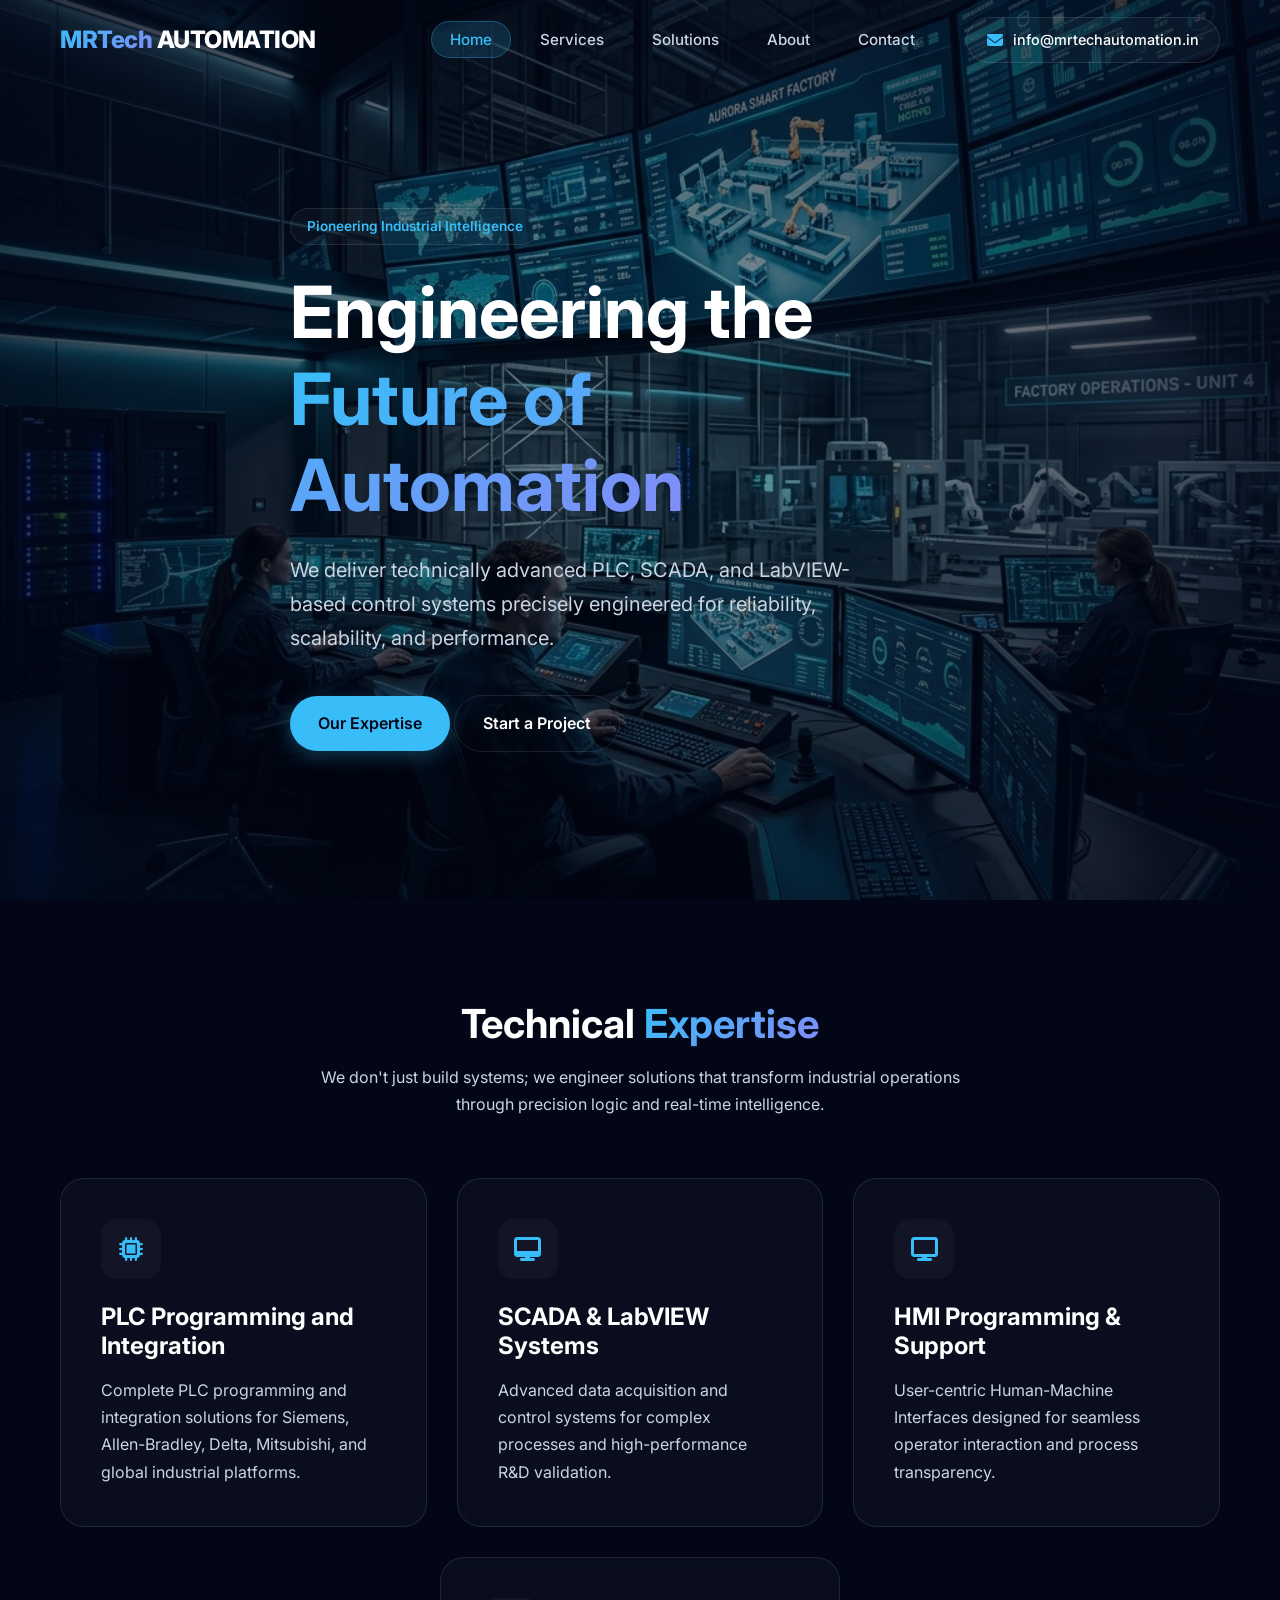
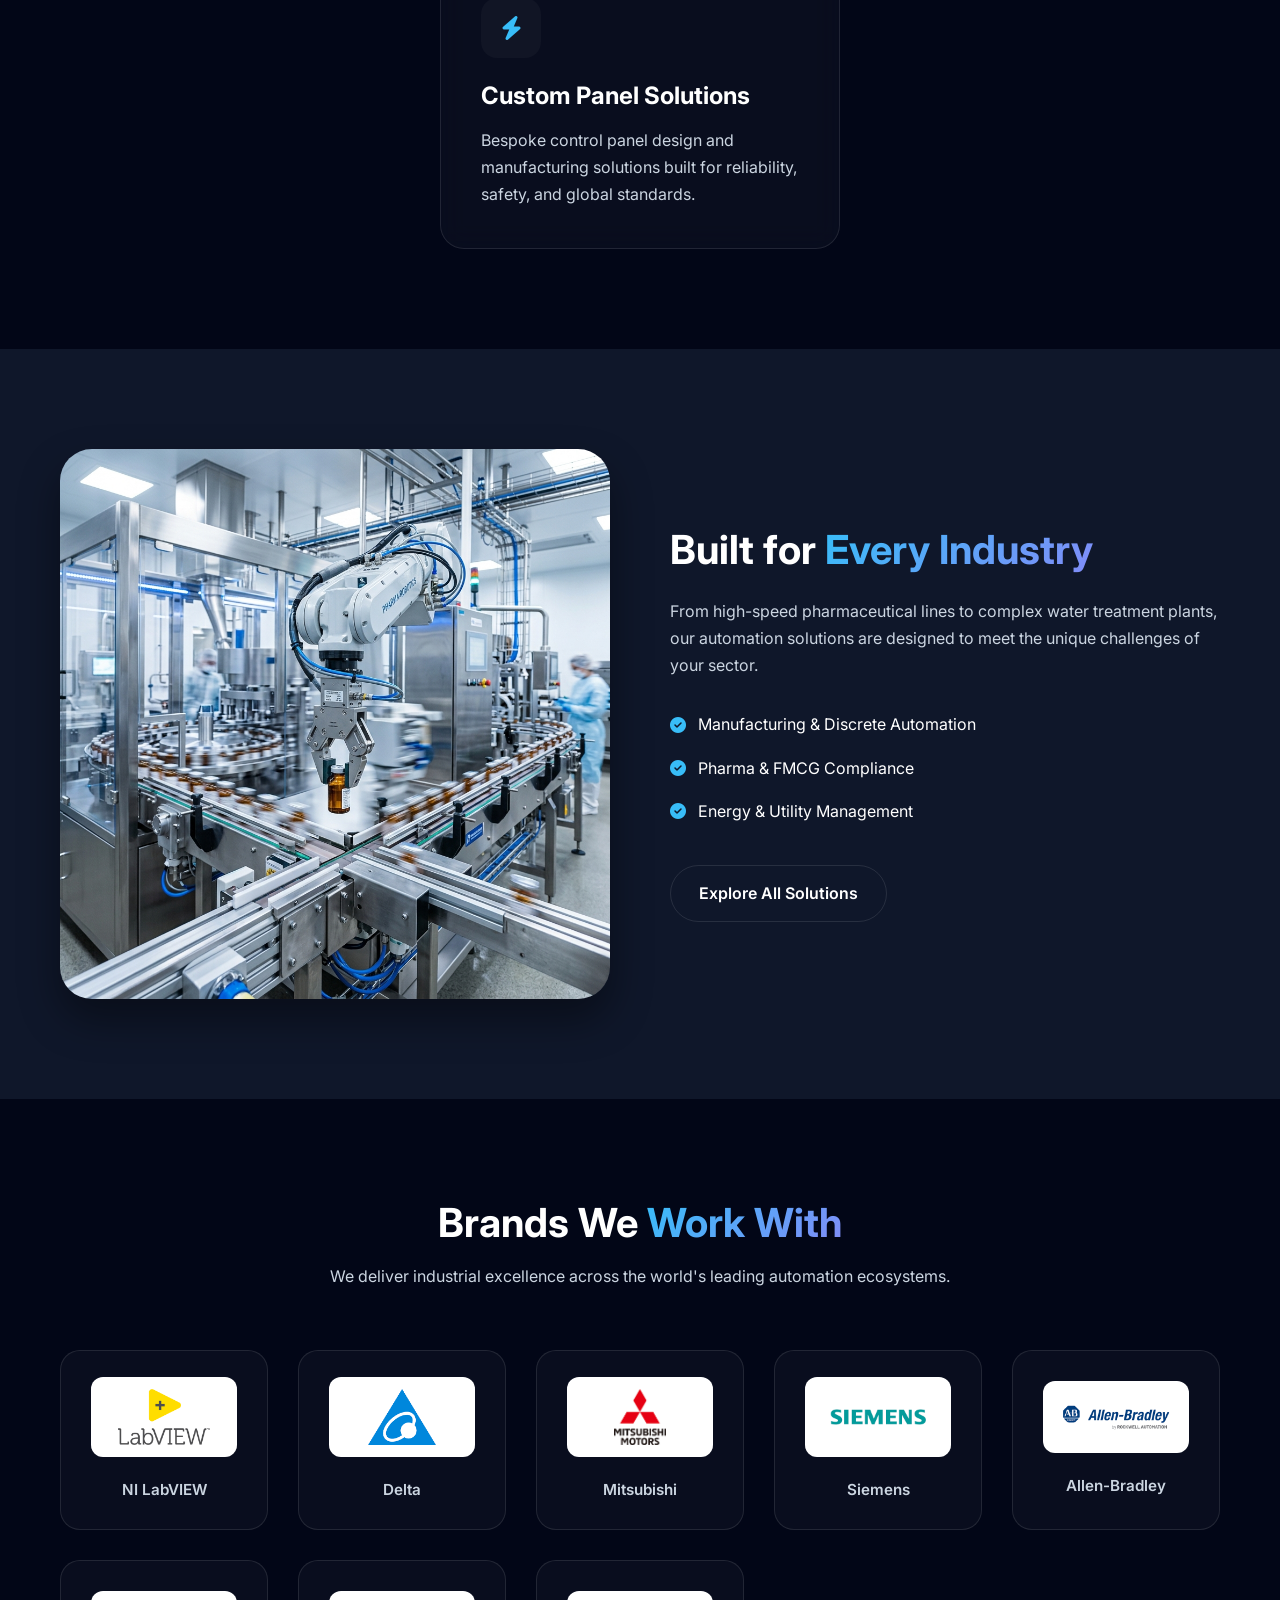
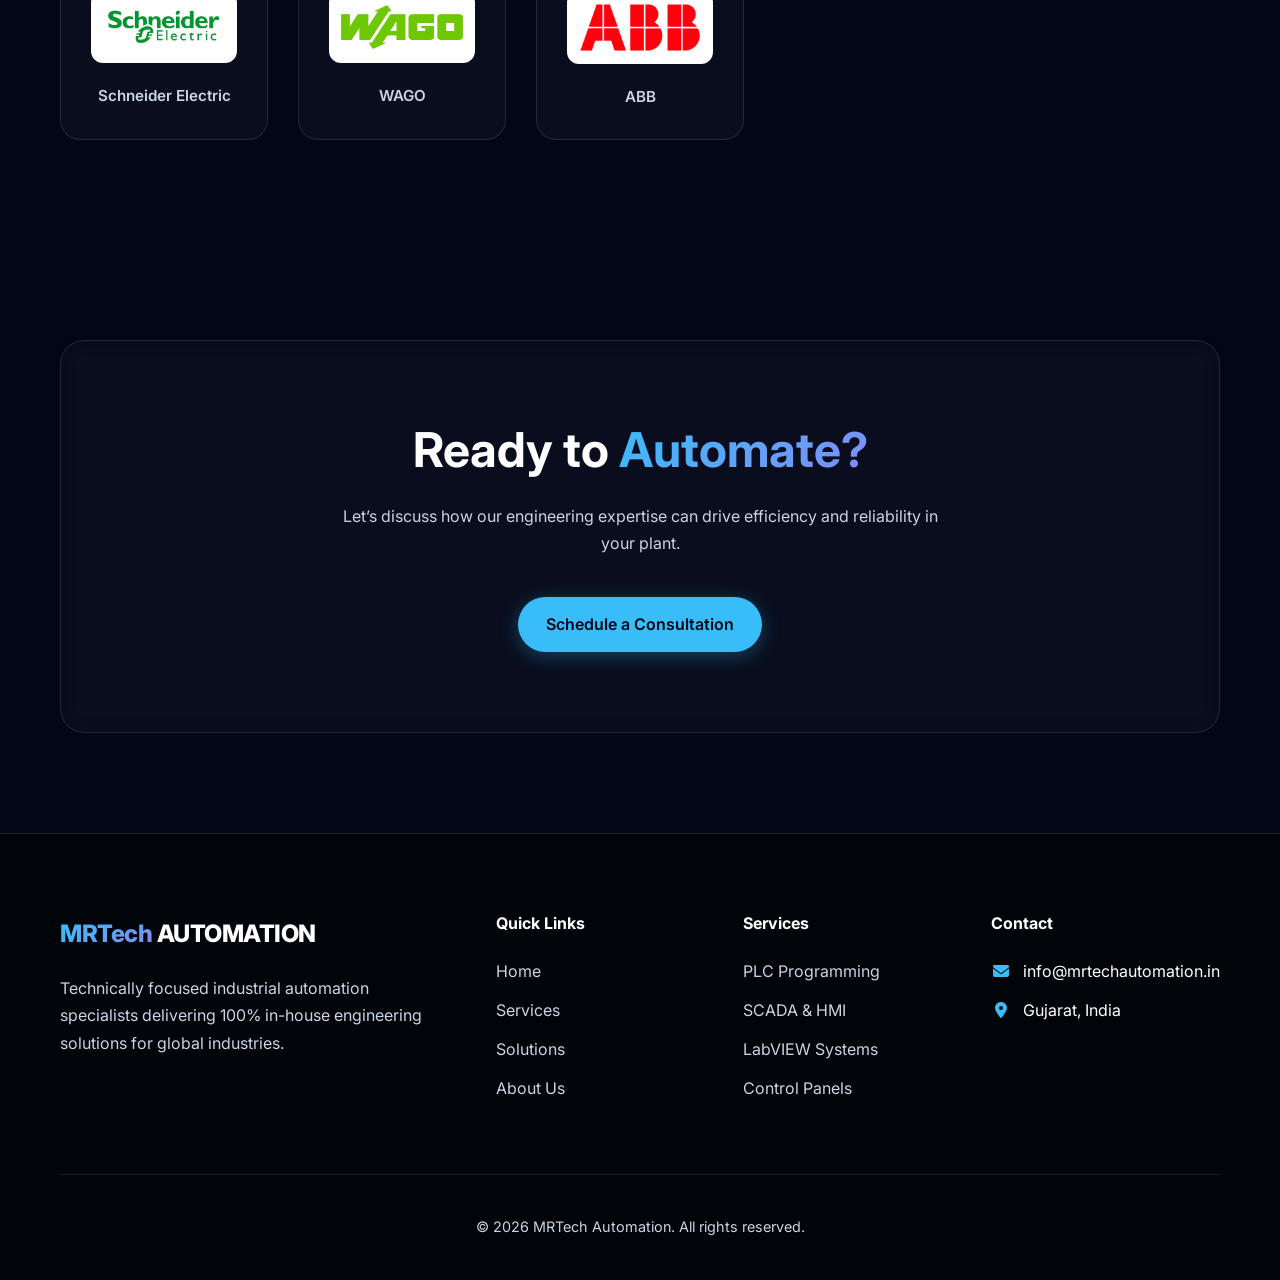
<file: index.html>
<!DOCTYPE html>
<html lang="en">

<head>
    <meta charset="UTF-8">
    <meta name="viewport" content="width=device-width, initial-scale=1.0">
    <title>MRTech Automation | Premium Industrial Automation Solutions</title>
    <meta name="description"
        content="MRTech Automation delivers high-end industrial automation, PLC programming, SCADA systems, and LabVIEW solutions for manufacturing, pharma, and energy sectors.">

    <!-- SEO Meta Tags -->
    <meta property="og:title" content="MRTech Automation | Industrial Excellence">
    <meta property="og:description" content="Technical experts in PLC, SCADA, and Custom Engineering.">
    <meta property="og:image" content="images/hero.png">
    <meta property="og:url" content="https://mrtechautomation.in/">

    <!-- Schema Markup -->
    <script type="application/ld+json">
    {
      "@context": "https://schema.org",
      "@type": "Organization",
      "name": "MRTech Automation",
      "url": "https://mrtechautomation.in/",
      "logo": "https://mrtechautomation.in/logo.png",
      "description": "Industrial automation engineering company specializing in PLC programming, SCADA & HMI systems, and LabVIEW solutions.",
      "address": {
        "@type": "PostalAddress",
        "addressLocality": "Gujarat",
        "addressCountry": "IN"
      },
      "contactPoint": {
        "@type": "ContactPoint",
        "contactType": "sales",
        "email": "info@mrtechautomation.in"
      }
    }
    </script>

    <!-- Fonts & CSS -->
    <!-- Favicon -->
    <link rel="icon" type="image/png" href="logo.png">
    <link rel="stylesheet" href="css/style.css">
    <link rel="stylesheet" href="https://cdnjs.cloudflare.com/ajax/libs/font-awesome/6.4.0/css/all.min.css">
</head>

<body>
    <!-- Navbar -->
    <nav>
        <div class="container nav-container">
            <a href="index.html" class="logo">
                <span class="text-gradient">MRTech</span> AUTOMATION
            </a>
            <ul class="nav-links">
                <li><a href="index.html" class="active">Home</a></li>
                <li><a href="services.html">Services</a></li>
                <li><a href="solutions.html">Solutions</a></li>
                <li><a href="about.html">About</a></li>
                <li><a href="contact.html">Contact</a></li>
            </ul>
            <div class="nav-info">
                <a href="mailto:info@mrtechautomation.in">
                    <i class="fas fa-envelope"></i>
                    <span>info@mrtechautomation.in</span>
                </a>
            </div>
            <div class="menu-toggle">
                <i class="fas fa-bars"></i>
            </div>
        </div>
    </nav>

    <!-- Hero Section -->
    <header class="hero">
        <div class="hero-bg">
            <img src="images/hero.png" alt="Futuristic Industrial Control Room">
        </div>
        <div class="container">
            <div class="hero-content">
                <span class="hero-tag">Pioneering Industrial Intelligence</span>
                <h1>Engineering the <span class="text-gradient">Future of Automation</span></h1>
                <p>We deliver technically advanced PLC, SCADA, and LabVIEW-based control systems precisely engineered
                    for reliability, scalability, and performance.</p>
                <div class="hero-btns">
                    <a href="services.html" class="btn btn-primary">Our Expertise</a>
                    <a href="contact.html" class="btn btn-outline">Start a Project</a>
                </div>
            </div>
        </div>
    </header>

    <!-- Core Expertise Preview -->
    <section class="section-padding">
        <div class="container">
            <div class="text-center mb-60">
                <h2 style="font-size: 2.5rem;" class="mb-16">Technical <span class="text-gradient">Expertise</span></h2>
                <p style="color: var(--text-muted); max-width: 700px; margin: 0 auto;">We don't just build systems; we
                    engineer solutions that transform industrial operations through precision logic and real-time
                    intelligence.</p>
            </div>

            <div class="card-grid">
                <div class="card glass">
                    <div class="card-icon"><i class="fas fa-microchip"></i></div>
                    <h3>PLC Programming and Integration</h3>
                    <p>Complete PLC programming and integration solutions for Siemens, Allen-Bradley, Delta, Mitsubishi,
                        and
                        global industrial platforms.</p>
                </div>
                <div class="card glass">
                    <div class="card-icon"><i class="fas fa-desktop"></i></div>
                    <h3>SCADA & LabVIEW Systems</h3>
                    <p>Advanced data acquisition and control systems for complex processes and high-performance R&D
                        validation.</p>
                </div>
                <div class="card glass">
                    <div class="card-icon"><i class="fas fa-display"></i></div>
                    <h3>HMI Programming & Support</h3>
                    <p>User-centric Human-Machine Interfaces designed for seamless operator interaction and process
                        transparency.</p>
                </div>
                <div class="card glass">
                    <div class="card-icon"><i class="fas fa-bolt"></i></div>
                    <h3>Custom Panel Solutions</h3>
                    <p>Bespoke control panel design and manufacturing solutions built for reliability, safety, and
                        global standards.</p>
                </div>
            </div>
        </div>
    </section>

    <!-- Solutions Preview -->
    <section class="section-padding" style="background: var(--surface);">
        <div class="container">
            <div class="flex-group">
                <div>
                    <img src="images/solutions.png" alt="Industrial Production Line" class="image-rounded">
                </div>
                <div>
                    <h2 style="font-size: 2.5rem;" class="mb-24">Built for <span class="text-gradient">Every
                            Industry</span></h2>
                    <p style="color: var(--text-muted);" class="mb-32">From high-speed pharmaceutical lines to complex
                        water treatment plants, our automation solutions are designed to meet the unique challenges of
                        your sector.</p>
                    <ul class="mb-40">
                        <li style="margin-bottom: 16px; display: flex; align-items: center; gap: 12px;">
                            <i class="fas fa-check-circle" style="color: var(--primary);"></i>
                            Manufacturing & Discrete Automation
                        </li>
                        <li style="margin-bottom: 16px; display: flex; align-items: center; gap: 12px;">
                            <i class="fas fa-check-circle" style="color: var(--primary);"></i>
                            Pharma & FMCG Compliance
                        </li>
                        <li style="margin-bottom: 16px; display: flex; align-items: center; gap: 12px;">
                            <i class="fas fa-check-circle" style="color: var(--primary);"></i>
                            Energy & Utility Management
                        </li>
                    </ul>
                    <a href="solutions.html" class="btn btn-outline">Explore All Solutions</a>
                </div>
            </div>
        </div>
    </section>

    <!-- Brands We Work With Section -->
    <section class="section-padding">
        <div class="container">
            <div class="text-center mb-60">
                <h2 style="font-size: 2.5rem;" class="mb-16">Brands We <span class="text-gradient">Work With</span></h2>
                <p style="color: var(--text-muted); max-width: 700px; margin: 0 auto;">We deliver industrial excellence
                    across the world's leading automation ecosystems.</p>
            </div>

            <div class="brand-grid">
                <div class="brand-card">
                    <div class="brand-logo">
                        <img src="images/TrustedPlatformsLogo/NI-LabVIEW-Logo.png" alt="NI LabVIEW">
                    </div>
                    <span>NI LabVIEW</span>
                </div>
                <div class="brand-card">
                    <div class="brand-logo">
                        <img src="images/TrustedPlatformsLogo/delta.png" alt="Delta">
                    </div>
                    <span>Delta</span>
                </div>
                <div class="brand-card">
                    <div class="brand-logo">
                        <img src="images/TrustedPlatformsLogo/mitsubishi.png" alt="Mitsubishi">
                    </div>
                    <span>Mitsubishi</span>
                </div>
                <div class="brand-card">
                    <div class="brand-logo">
                        <img src="images/TrustedPlatformsLogo/siemens.png" alt="Siemens">
                    </div>
                    <span>Siemens</span>
                </div>
                <div class="brand-card">
                    <div class="brand-logo">
                        <img src="images/TrustedPlatformsLogo/allenBradley.png" alt="Allen-Bradley">
                    </div>
                    <span>Allen-Bradley</span>
                </div>
                <div class="brand-card">
                    <div class="brand-logo">
                        <img src="images/TrustedPlatformsLogo/schneiderElectic.png" alt="Schneider Electric">
                    </div>
                    <span>Schneider Electric</span>
                </div>
                <div class="brand-card">
                    <div class="brand-logo">
                        <img src="images/TrustedPlatformsLogo/wago.png" alt="WAGO">
                    </div>
                    <span>WAGO</span>
                </div>
                <div class="brand-card">
                    <div class="brand-logo">
                        <img src="images/TrustedPlatformsLogo/abb.png" alt="ABB">
                    </div>
                    <span>ABB</span>
                </div>
            </div>
        </div>
    </section>

    <!-- CTA -->
    <section class="section-padding">
        <div class="container">
            <div class="glass" style="padding: 80px 40px; text-align: center;">
                <h2 style="font-size: 3rem; margin-bottom: 24px;">Ready to <span class="text-gradient">Automate?</span>
                </h2>
                <p style="color: var(--text-muted); max-width: 600px; margin: 0 auto 40px;">Let’s discuss how our
                    engineering expertise can drive efficiency and reliability in your plant.</p>
                <a href="contact.html" class="btn btn-primary">Schedule a Consultation</a>
            </div>
        </div>
    </section>

    <!-- Footer -->
    <footer>
        <div class="container">
            <div class="footer-grid">
                <div class="footer-about">
                    <a href="index.html" class="logo" style="margin-bottom: 20px; display: block;">
                        <span class="text-gradient">MRTech</span> AUTOMATION
                    </a>
                    <p>Technically focused industrial automation specialists delivering 100% in-house engineering
                        solutions for global industries.</p>
                </div>
                <div class="footer-links">
                    <h4>Quick Links</h4>
                    <ul>
                        <li><a href="index.html">Home</a></li>
                        <li><a href="services.html">Services</a></li>
                        <li><a href="solutions.html">Solutions</a></li>
                        <li><a href="about.html">About Us</a></li>
                    </ul>
                </div>
                <div class="footer-links">
                    <h4>Services</h4>
                    <ul>
                        <li><a href="services.html">PLC Programming</a></li>
                        <li><a href="services.html">SCADA & HMI</a></li>
                        <li><a href="services.html">LabVIEW Systems</a></li>
                        <li><a href="services.html">Control Panels</a></li>
                    </ul>
                </div>
                <div class="footer-links">
                    <h4>Contact</h4>
                    <ul>
                        <li><i class="fas fa-envelope"></i> info@mrtechautomation.in</li>
                        <li><i class="fas fa-location-dot"></i> Gujarat, India</li>
                    </ul>
                </div>
            </div>
            <div class="footer-bottom">
                <p>&copy; 2026 MRTech Automation. All rights reserved.</p>
            </div>
        </div>
    </footer>

    <script src="js/main.js"></script>
</body>

</html>
</file>
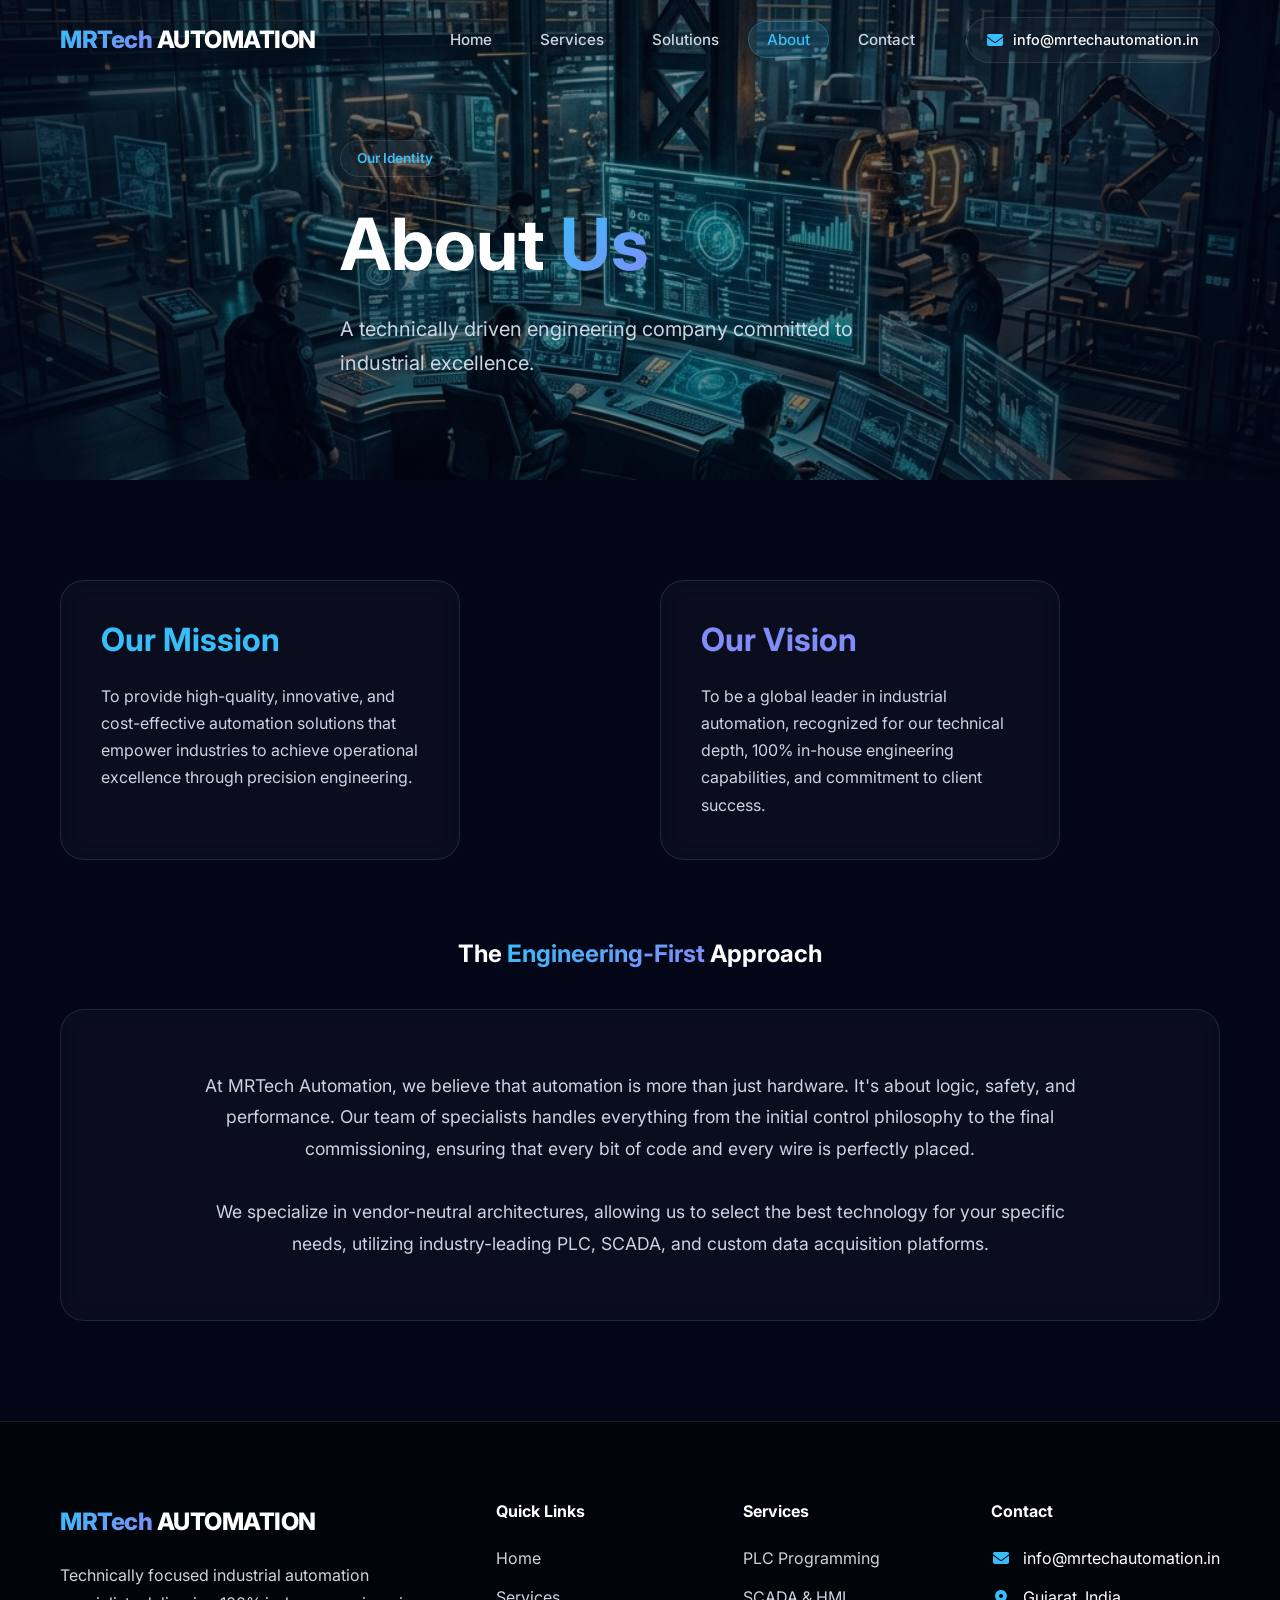
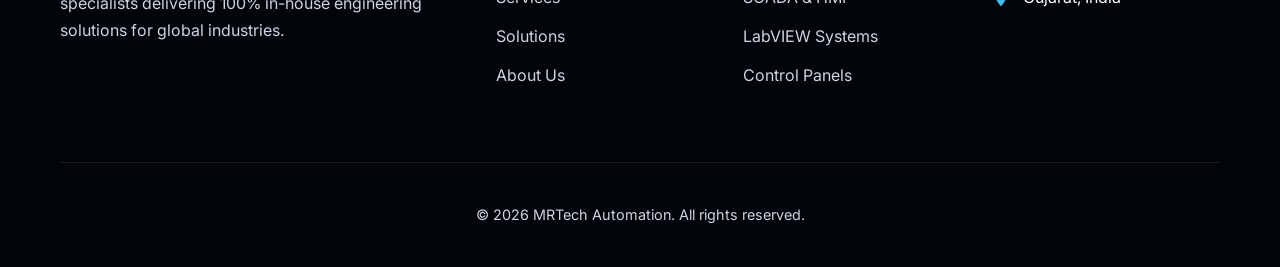
<file: about.html>
<!DOCTYPE html>
<html lang="en">
<head>
    <meta charset="UTF-8">
    <meta name="viewport" content="width=device-width, initial-scale=1.0">
    <title>About Us | MRTech Automation</title>
    <meta name="description" content="Learn about MRTech Automation's mission, vision, and our engineering-first approach to industrial automation.">
    <!-- Favicon -->
    <link rel="icon" type="image/png" href="logo.png">
    <link rel="stylesheet" href="css/style.css">
    <link rel="stylesheet" href="https://cdnjs.cloudflare.com/ajax/libs/font-awesome/6.4.0/css/all.min.css">
</head>
<body>
    <!-- Navbar -->
    <nav>
        <div class="container nav-container">
            <a href="index.html" class="logo">
                <span class="text-gradient">MRTech</span> AUTOMATION
            </a>
            <ul class="nav-links">
                <li><a href="index.html">Home</a></li>
                <li><a href="services.html">Services</a></li>
                <li><a href="solutions.html">Solutions</a></li>
                <li><a href="about.html" class="active">About</a></li>
                <li><a href="contact.html">Contact</a></li>
            </ul>
            <div class="nav-info">
                <a href="mailto:info@mrtechautomation.in">
                    <i class="fas fa-envelope"></i>
                    <span>info@mrtechautomation.in</span>
                </a>
            </div>
            <div class="menu-toggle">
                <i class="fas fa-bars"></i>
            </div>
        </div>
    </nav>

    <!-- Page Hero -->
    <header class="hero" style="min-height: 50vh; padding-top: calc(var(--nav-height) + 60px);">
        <div class="hero-bg">
            <img src="images/hero_generic.png" alt="Engineering Background">
        </div>
        <div class="container">
            <div class="hero-content">
                <span class="hero-tag">Our Identity</span>
                <h1>About <span class="text-gradient">Us</span></h1>
                <p>A technically driven engineering company committed to industrial excellence.</p>
            </div>
        </div>
    </header>

    <!-- Mission & Vision -->
    <section class="section-padding">
        <div class="container">
            <div style="display: grid; grid-template-columns: repeat(auto-fit, minmax(300px, 1fr)); gap: 40px;">
                <div class="card glass">
                    <h2 style="font-size: 2rem; margin-bottom: 24px; color: var(--primary);">Our Mission</h2>
                    <p style="color: var(--text-muted);">To provide high-quality, innovative, and cost-effective automation solutions that empower industries to achieve operational excellence through precision engineering.</p>
                </div>
                <div class="card glass">
                    <h2 style="font-size: 2rem; margin-bottom: 24px; color: var(--secondary);">Our Vision</h2>
                    <p style="color: var(--text-muted);">To be a global leader in industrial automation, recognized for our technical depth, 100% in-house engineering capabilities, and commitment to client success.</p>
                </div>
            </div>
            
            <div style="margin-top: 80px;">
                <h2 style="text-align: center; margin-bottom: 40px;">The <span class="text-gradient">Engineering-First</span> Approach</h2>
                <div class="glass" style="padding: 60px;">
                    <p style="color: var(--text-muted); font-size: 1.1rem; line-height: 1.8; text-align: center; max-width: 900px; margin: 0 auto;">
                        At MRTech Automation, we believe that automation is more than just hardware. It's about logic, safety, and performance. Our team of specialists handles everything from the initial control philosophy to the final commissioning, ensuring that every bit of code and every wire is perfectly placed.
                        <br><br>
                        We specialize in vendor-neutral architectures, allowing us to select the best technology for your specific needs, utilizing industry-leading PLC, SCADA, and custom data acquisition platforms.
                    </p>
                </div>
            </div>
        </div>
    </section>

    <!-- Footer -->
    <footer>
        <div class="container">
            <div class="footer-grid">
                <div class="footer-about">
                    <a href="index.html" class="logo" style="margin-bottom: 20px; display: block;">
                        <span class="text-gradient">MRTech</span> AUTOMATION
                    </a>
                    <p>Technically focused industrial automation specialists delivering 100% in-house engineering solutions for global industries.</p>
                </div>
                <div class="footer-links">
                    <h4>Quick Links</h4>
                    <ul>
                        <li><a href="index.html">Home</a></li>
                        <li><a href="services.html">Services</a></li>
                        <li><a href="solutions.html">Solutions</a></li>
                        <li><a href="about.html">About Us</a></li>
                    </ul>
                </div>
                <div class="footer-links">
                    <h4>Services</h4>
                    <ul>
                        <li><a href="services.html">PLC Programming</a></li>
                        <li><a href="services.html">SCADA & HMI</a></li>
                        <li><a href="services.html">LabVIEW Systems</a></li>
                        <li><a href="services.html">Control Panels</a></li>
                    </ul>
                </div>
                <div class="footer-links">
                    <h4>Contact</h4>
                    <ul>
                        <li><i class="fas fa-envelope"></i> info@mrtechautomation.in</li>
                        <li><i class="fas fa-location-dot"></i> Gujarat, India</li>
                    </ul>
                </div>
            </div>
            <div class="footer-bottom">
                <p>&copy; 2026 MRTech Automation. All rights reserved.</p>
            </div>
        </div>
    </footer>

    <script src="js/main.js"></script>
</body>
</html>
</file>
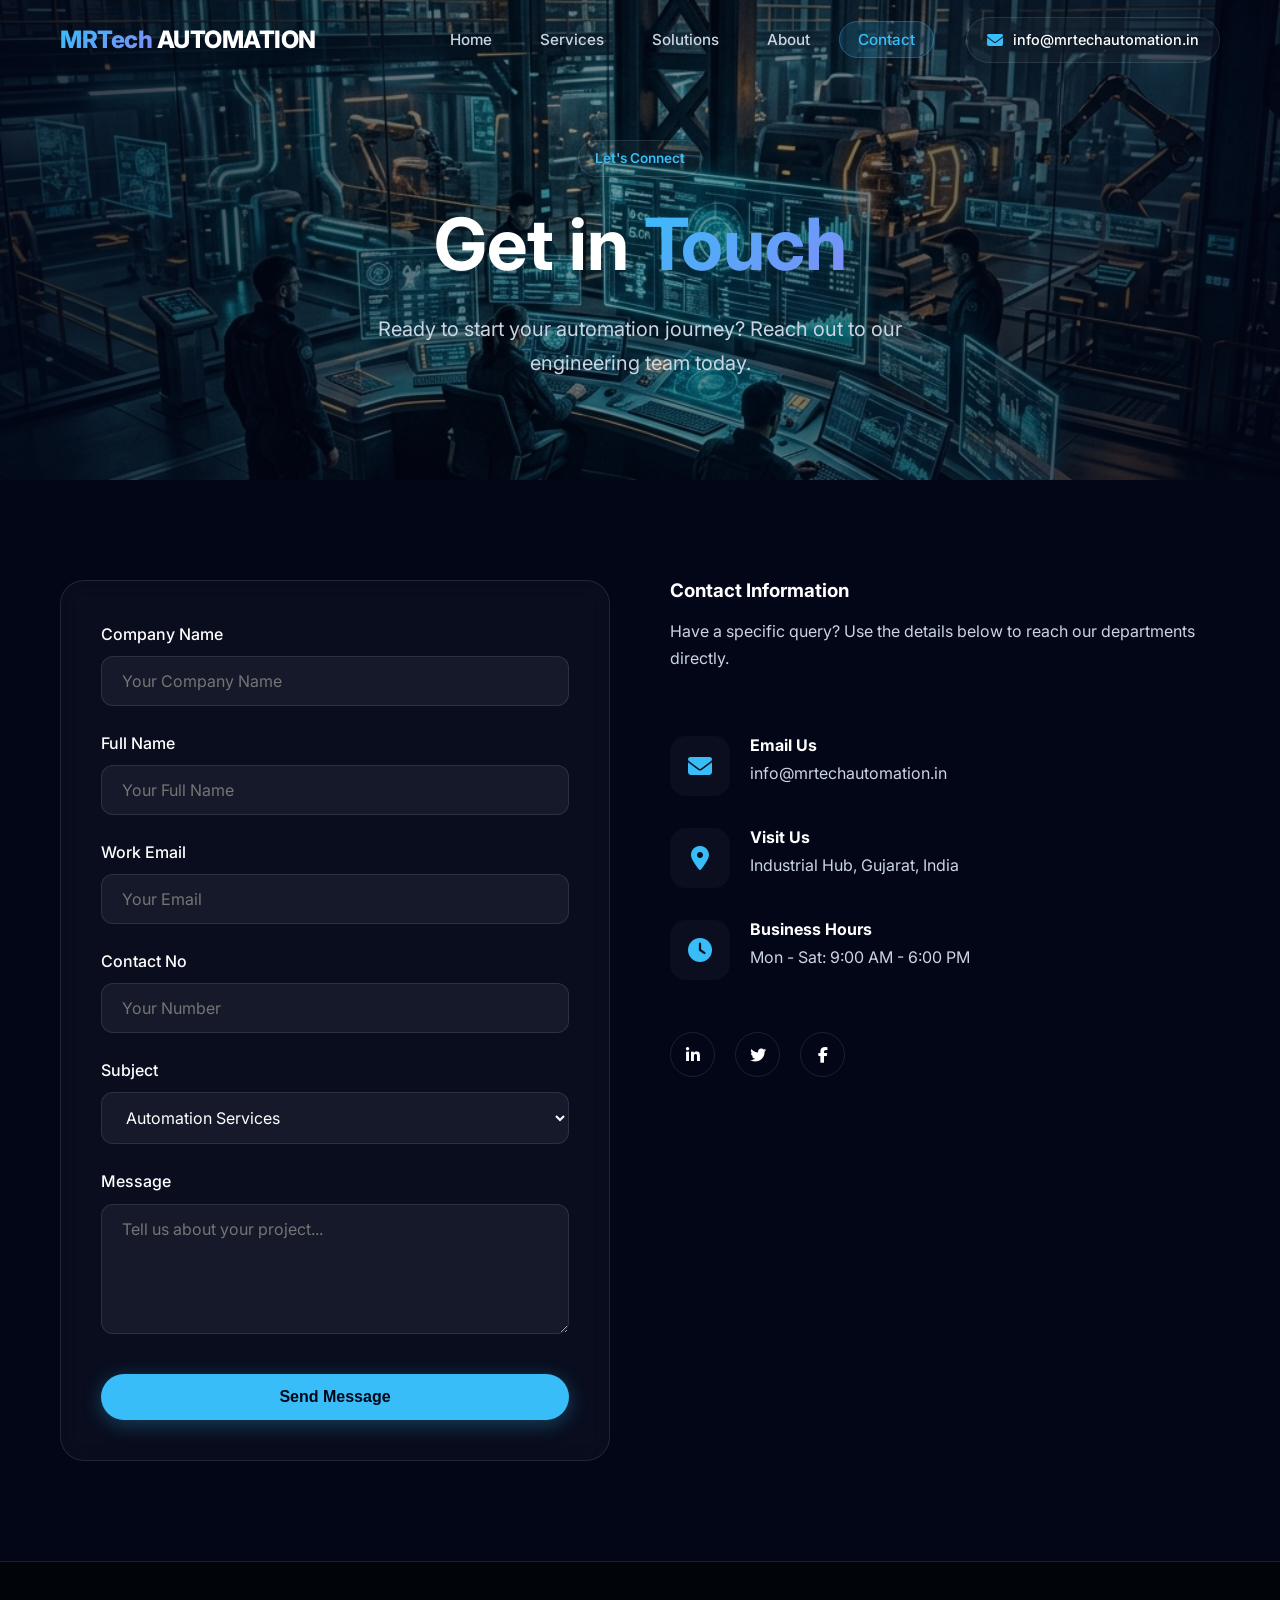
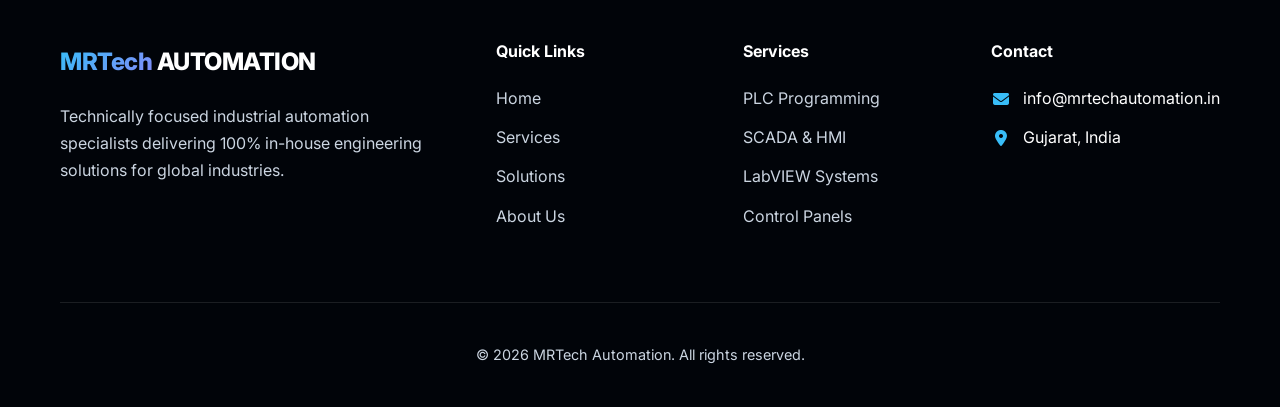
<file: contact.html>
<!DOCTYPE html>
<html lang="en">
<head>
    <meta charset="UTF-8">
    <meta name="viewport" content="width=device-width, initial-scale=1.0">
    <title>Contact Us | MRTech Automation</title>
    <meta name="description" content="Get in touch with MRTech Automation for your industrial automation needs. PLC, SCADA, and custom engineering experts.">
    <!-- Favicon -->
    <link rel="icon" type="image/png" href="logo.png">
    <link rel="stylesheet" href="css/style.css">
    <link rel="stylesheet" href="https://cdnjs.cloudflare.com/ajax/libs/font-awesome/6.4.0/css/all.min.css">
</head>
<body>
    <!-- Navbar -->
    <nav>
        <div class="container nav-container">
            <a href="index.html" class="logo">
                <span class="text-gradient">MRTech</span> AUTOMATION
            </a>
            <ul class="nav-links">
                <li><a href="index.html">Home</a></li>
                <li><a href="services.html">Services</a></li>
                <li><a href="solutions.html">Solutions</a></li>
                <li><a href="about.html">About</a></li>
                <li><a href="contact.html" class="active">Contact</a></li>
            </ul>
            <div class="nav-info">
                <a href="mailto:info@mrtechautomation.in">
                    <i class="fas fa-envelope"></i>
                    <span>info@mrtechautomation.in</span>
                </a>
            </div>
            <div class="menu-toggle">
                <i class="fas fa-bars"></i>
            </div>
        </div>
    </nav>

    <!-- Page Hero -->
    <header class="hero" style="min-height: 40vh; padding-top: calc(var(--nav-height) + 60px);">
        <div class="hero-bg">
            <img src="images/hero_generic.png" alt="Engineering Contact Background">
        </div>
        <div class="container">
            <div class="hero-content" style="text-align: center; margin: 0 auto;">
                <span class="hero-tag">Let's Connect</span>
                <h1>Get in <span class="text-gradient">Touch</span></h1>
                <p>Ready to start your automation journey? Reach out to our engineering team today.</p>
            </div>
        </div>
    </header>

    <!-- Contact Form & Info -->
    <section class="section-padding">
        <div class="container">
            <div style="display: grid; grid-template-columns: repeat(auto-fit, minmax(350px, 1fr)); gap: 60px;">
                <!-- Contact Form -->
                <div class="glass" style="padding: 40px;">
                    <form id="contactForm">
                        <div style="margin-bottom: 24px;">
                            <label style="display: block; margin-bottom: 8px; font-weight: 500;">Company Name</label>
                            <input type="text" id="company" placeholder="Your Company Name" required>
                        </div>
                        <div style="margin-bottom: 24px;">
                            <label style="display: block; margin-bottom: 8px; font-weight: 500;">Full Name</label>
                            <input type="text" id="name" placeholder="Your Full Name" required>
                        </div>
                        <div style="margin-bottom: 24px;">
                            <label style="display: block; margin-bottom: 8px; font-weight: 500;">Work Email</label>
                            <input type="email" id="email" placeholder="Your Email" required>
                        </div>
                        <div style="margin-bottom: 24px;">
                            <label style="display: block; margin-bottom: 8px; font-weight: 500;">Contact No</label>
                            <input type="tel" id="phone" placeholder="Your Number" required>
                        </div>
                        <div style="margin-bottom: 24px;">
                            <label style="display: block; margin-bottom: 8px; font-weight: 500;">Subject</label>
                            <select required>
                                <option value="services">Automation Services</option>
                                <option value="project">New Project Inquiry</option>
                                <option value="support">Technical Support</option>
                                <option value="other">Other</option>
                            </select>
                        </div>
                        <div style="margin-bottom: 32px;">
                            <label style="display: block; margin-bottom: 8px; font-weight: 500;">Message</label>
                            <textarea rows="5" placeholder="Tell us about your project..." required></textarea>
                        </div>
                        <button type="submit" class="btn btn-primary" style="width: 100%;">Send Message</button>
                    </form>
                </div>

                <!-- Contact Details -->
                <div style="display: flex; flex-direction: column; gap: 32px;">
                    <div>
                        <h3 style="margin-bottom: 16px;">Contact Information</h3>
                        <p style="color: var(--text-muted); margin-bottom: 32px;">Have a specific query? Use the details below to reach our departments directly.</p>
                    </div>
                    
                    <div style="display: flex; gap: 20px;">
                        <div class="card-icon" style="margin-bottom: 0; flex-shrink: 0;"><i class="fas fa-envelope"></i></div>
                        <div>
                            <h4 style="margin-bottom: 4px;">Email Us</h4>
                            <p style="color: var(--text-muted);">info@mrtechautomation.in</p>
                        </div>
                    </div>
                    
                    <div style="display: flex; gap: 20px;">
                        <div class="card-icon" style="margin-bottom: 0; flex-shrink: 0;"><i class="fas fa-location-dot"></i></div>
                        <div>
                            <h4 style="margin-bottom: 4px;">Visit Us</h4>
                            <p style="color: var(--text-muted);">Industrial Hub, Gujarat, India</p>
                        </div>
                    </div>
                    
                    <div style="display: flex; gap: 20px;">
                        <div class="card-icon" style="margin-bottom: 0; flex-shrink: 0;"><i class="fas fa-clock"></i></div>
                        <div>
                            <h4 style="margin-bottom: 4px;">Business Hours</h4>
                            <p style="color: var(--text-muted);">Mon - Sat: 9:00 AM - 6:00 PM</p>
                        </div>
                    </div>

                    <!-- Social Icons -->
                    <div style="margin-top: 20px; display: flex; gap: 20px;">
                        <a href="#" class="btn-outline" style="width: 45px; height: 45px; border-radius: 50%; display: flex; align-items: center; justify-content: center;"><i class="fab fa-linkedin-in"></i></a>
                        <a href="#" class="btn-outline" style="width: 45px; height: 45px; border-radius: 50%; display: flex; align-items: center; justify-content: center;"><i class="fab fa-twitter"></i></a>
                        <a href="#" class="btn-outline" style="width: 45px; height: 45px; border-radius: 50%; display: flex; align-items: center; justify-content: center;"><i class="fab fa-facebook-f"></i></a>
                    </div>
                </div>
            </div>
        </div>
    </section>

    <!-- Footer -->
    <footer>
        <div class="container">
            <div class="footer-grid">
                <div class="footer-about">
                    <a href="index.html" class="logo" style="margin-bottom: 20px; display: block;">
                        <span class="text-gradient">MRTech</span> AUTOMATION
                    </a>
                    <p>Technically focused industrial automation specialists delivering 100% in-house engineering solutions for global industries.</p>
                </div>
                <div class="footer-links">
                    <h4>Quick Links</h4>
                    <ul>
                        <li><a href="index.html">Home</a></li>
                        <li><a href="services.html">Services</a></li>
                        <li><a href="solutions.html">Solutions</a></li>
                        <li><a href="about.html">About Us</a></li>
                    </ul>
                </div>
                <div class="footer-links">
                    <h4>Services</h4>
                    <ul>
                        <li><a href="services.html">PLC Programming</a></li>
                        <li><a href="services.html">SCADA & HMI</a></li>
                        <li><a href="services.html">LabVIEW Systems</a></li>
                        <li><a href="services.html">Control Panels</a></li>
                    </ul>
                </div>
                <div class="footer-links">
                    <h4>Contact</h4>
                    <ul>
                        <li><i class="fas fa-envelope"></i> info@mrtechautomation.in</li>
                        <li><i class="fas fa-location-dot"></i> Gujarat, India</li>
                    </ul>
                </div>
            </div>
            <div class="footer-bottom">
                <p>&copy; 2026 MRTech Automation. All rights reserved.</p>
            </div>
        </div>
    </footer>

    <script src="js/main.js"></script>
</body>
</html>
</file>
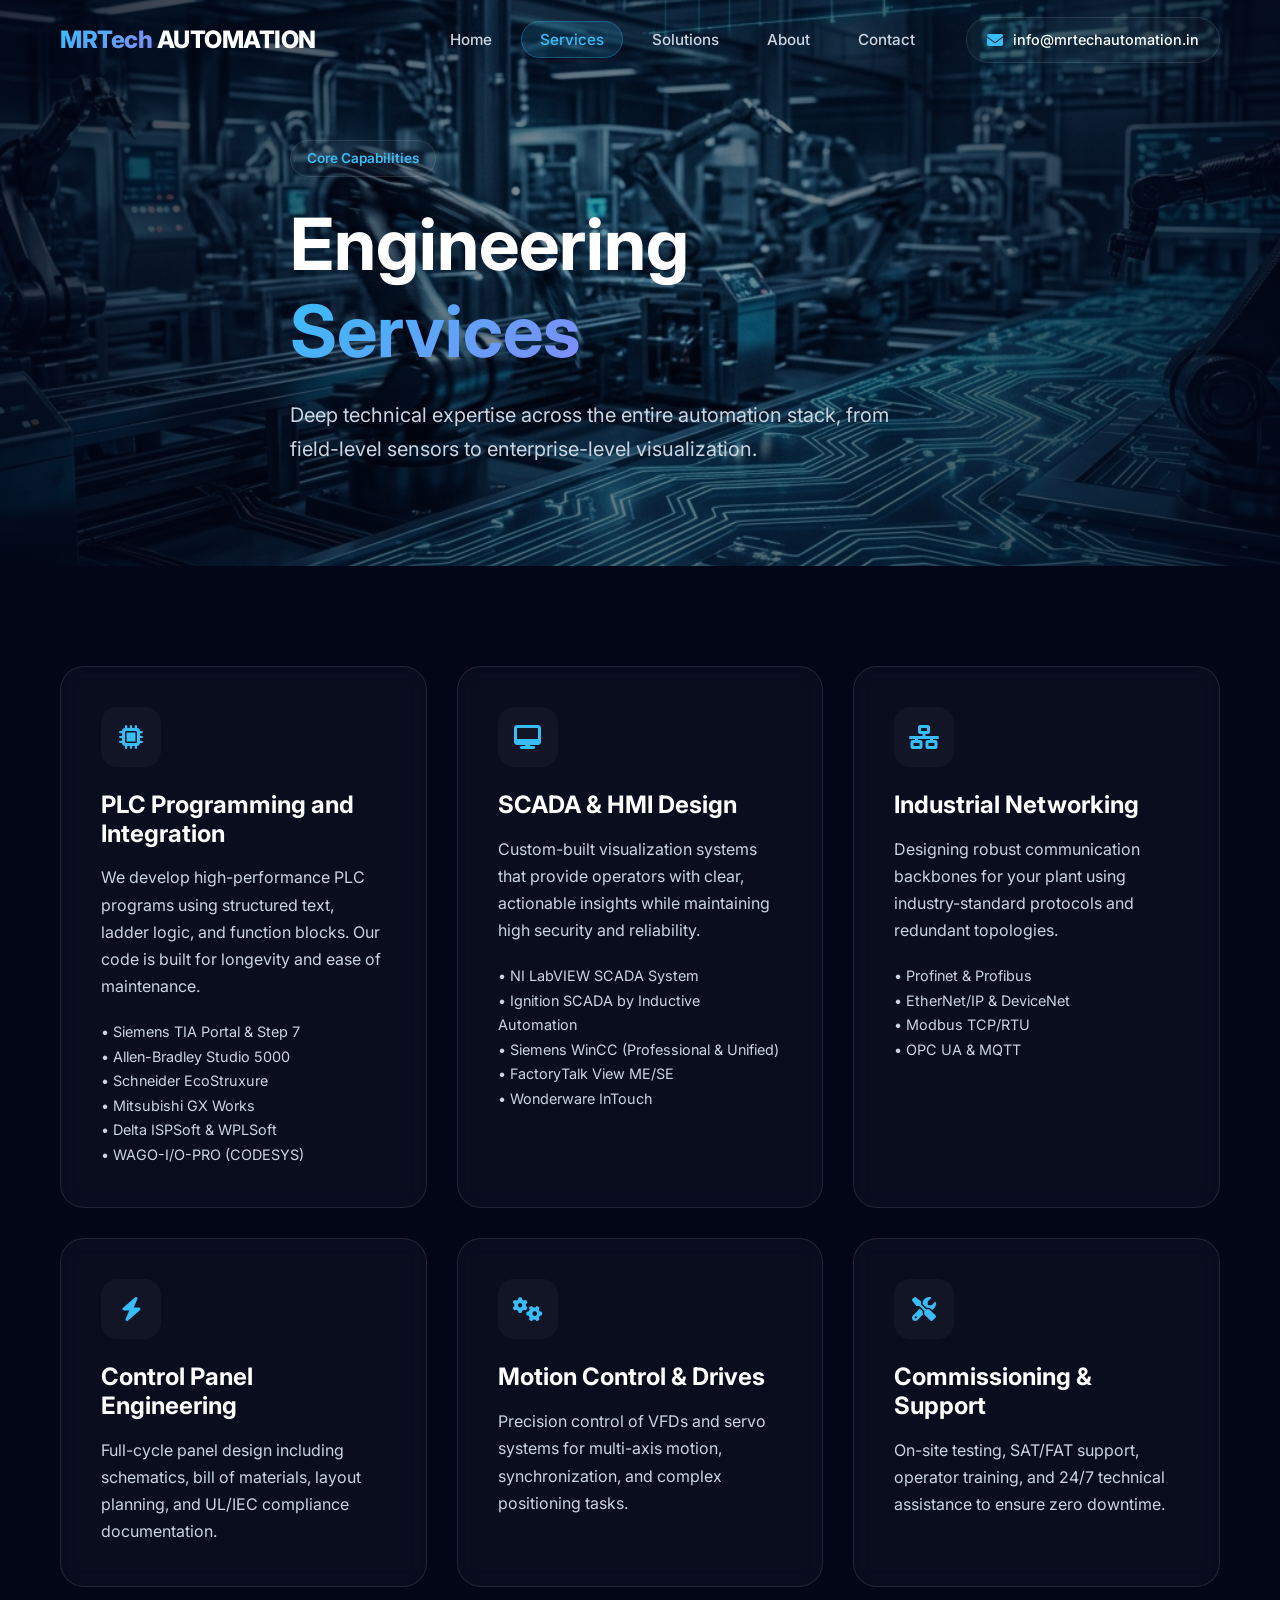
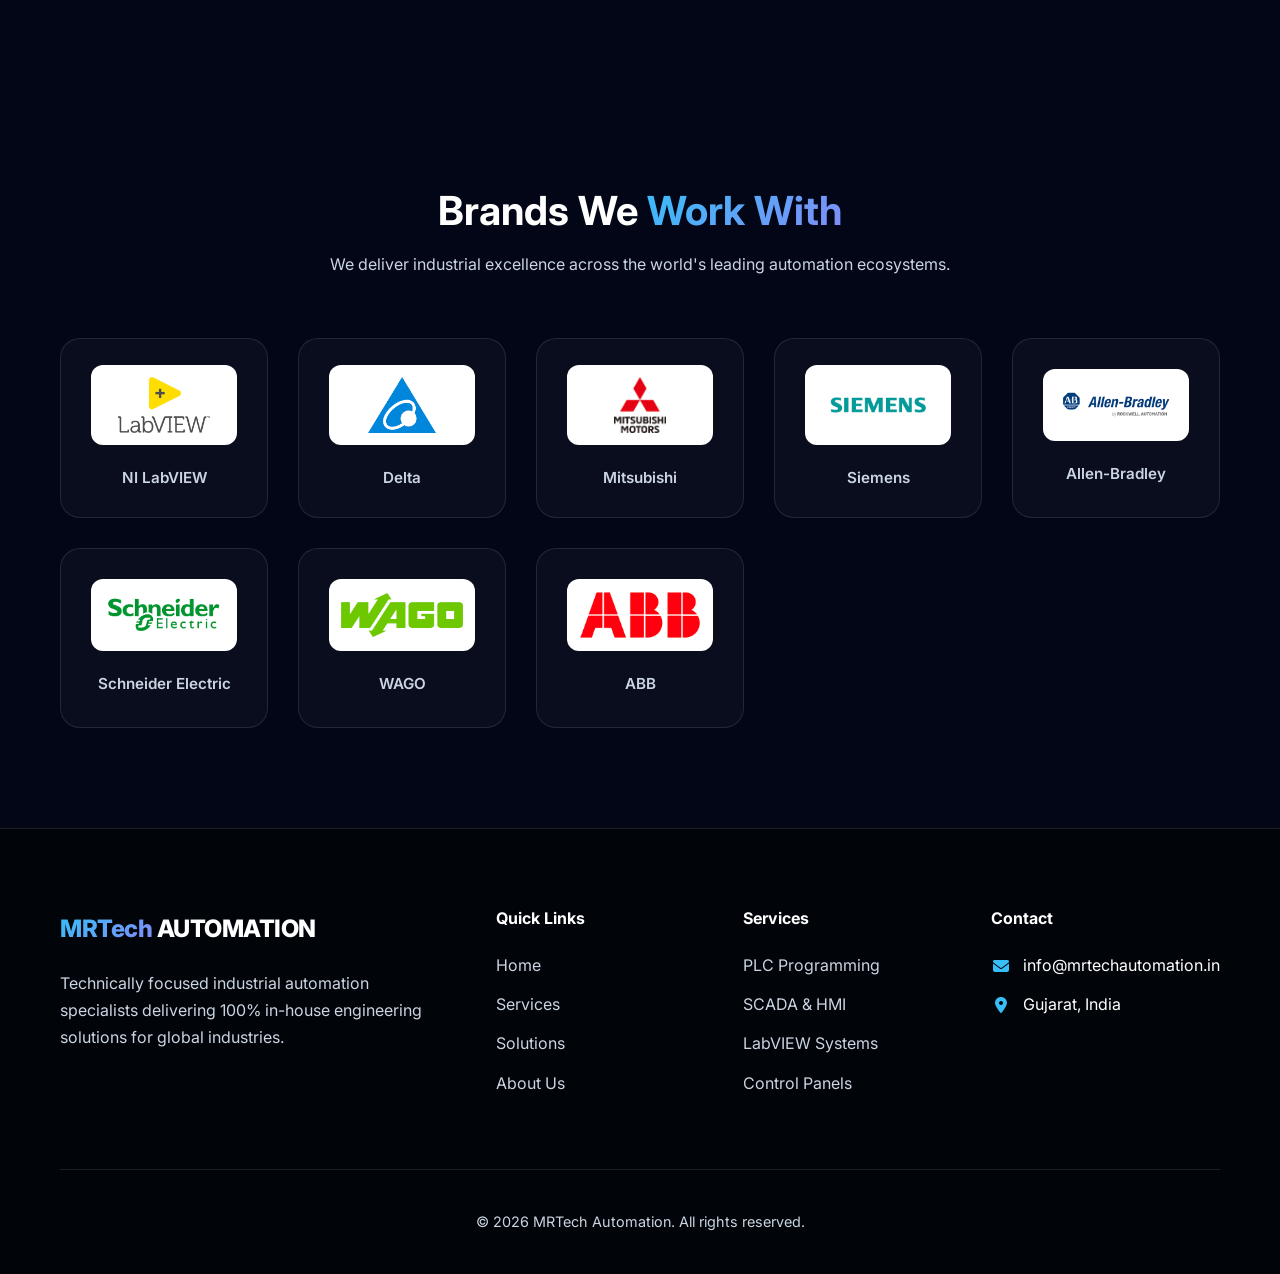
<file: services.html>
<!DOCTYPE html>
<html lang="en">

<head>
    <meta charset="UTF-8">
    <meta name="viewport" content="width=device-width, initial-scale=1.0">
    <title>Engineering Services | MRTech Automation</title>
    <meta name="description"
        content="Explore our technical automation services including PLC software engineering, custom SCADA development, motion control, and industrial networking.">
    <!-- Favicon -->
    <link rel="icon" type="image/png" href="logo.png">
    <link rel="stylesheet" href="css/style.css">
    <link rel="stylesheet" href="https://cdnjs.cloudflare.com/ajax/libs/font-awesome/6.4.0/css/all.min.css">
</head>

<body>
    <!-- Navbar -->
    <nav>
        <div class="container nav-container">
            <a href="index.html" class="logo">
                <span class="text-gradient">MRTech</span> AUTOMATION
            </a>
            <ul class="nav-links">
                <li><a href="index.html">Home</a></li>
                <li><a href="services.html" class="active">Services</a></li>
                <li><a href="solutions.html">Solutions</a></li>
                <li><a href="about.html">About</a></li>
                <li><a href="contact.html">Contact</a></li>
            </ul>
            <div class="nav-info">
                <a href="mailto:info@mrtechautomation.in">
                    <i class="fas fa-envelope"></i>
                    <span>info@mrtechautomation.in</span>
                </a>
            </div>
            <div class="menu-toggle">
                <i class="fas fa-bars"></i>
            </div>
        </div>
    </nav>

    <!-- Page Hero -->
    <header class="hero" style="min-height: 50vh; padding-top: calc(var(--nav-height) + 60px);">
        <div class="hero-bg">
            <img src="images/services_generic.png" alt="Industrial Hardware Close-up">
        </div>
        <div class="container">
            <div class="hero-content">
                <span class="hero-tag">Core Capabilities</span>
                <h1>Engineering <span class="text-gradient">Services</span></h1>
                <p>Deep technical expertise across the entire automation stack, from field-level sensors to
                    enterprise-level visualization.</p>
            </div>
        </div>
    </header>

    <!-- Detailed Services -->
    <section class="section-padding">
        <div class="container">
            <div class="card-grid">
                <div class="card glass">
                    <div class="card-icon"><i class="fas fa-microchip"></i></div>
                    <h3>PLC Programming and Integration</h3>
                    <p>We develop high-performance PLC programs using structured text, ladder logic, and function
                        blocks. Our code is built for longevity and ease of maintenance.</p>
                    <ul style="margin-top: 20px; color: var(--text-muted); font-size: 0.9rem;">
                        <li>• Siemens TIA Portal & Step 7</li>
                        <li>• Allen-Bradley Studio 5000</li>
                        <li>• Schneider EcoStruxure</li>
                        <li>• Mitsubishi GX Works</li>
                        <li>• Delta ISPSoft & WPLSoft</li>
                        <li>• WAGO-I/O-PRO (CODESYS)</li>
                    </ul>
                </div>
                <div class="card glass">
                    <div class="card-icon"><i class="fas fa-desktop"></i></div>
                    <h3>SCADA & HMI Design</h3>
                    <p>Custom-built visualization systems that provide operators with clear, actionable insights while
                        maintaining high security and reliability.</p>
                    <ul style="margin-top: 20px; color: var(--text-muted); font-size: 0.9rem;">
                        <li>• NI LabVIEW SCADA System</li>
                        <li>• Ignition SCADA by Inductive Automation</li>
                        <li>• Siemens WinCC (Professional & Unified)</li>
                        <li>• FactoryTalk View ME/SE</li>
                        <li>• Wonderware InTouch</li>
                    </ul>
                </div>
                <div class="card glass">
                    <div class="card-icon"><i class="fas fa-network-wired"></i></div>
                    <h3>Industrial Networking</h3>
                    <p>Designing robust communication backbones for your plant using industry-standard protocols and
                        redundant topologies.</p>
                    <ul style="margin-top: 20px; color: var(--text-muted); font-size: 0.9rem;">
                        <li>• Profinet & Profibus</li>
                        <li>• EtherNet/IP & DeviceNet</li>
                        <li>• Modbus TCP/RTU</li>
                        <li>• OPC UA & MQTT</li>
                    </ul>
                </div>
                <div class="card glass">
                    <div class="card-icon"><i class="fas fa-bolt"></i></div>
                    <h3>Control Panel Engineering</h3>
                    <p>Full-cycle panel design including schematics, bill of materials, layout planning, and UL/IEC
                        compliance documentation.</p>
                </div>
                <div class="card glass">
                    <div class="card-icon"><i class="fas fa-gears"></i></div>
                    <h3>Motion Control & Drives</h3>
                    <p>Precision control of VFDs and servo systems for multi-axis motion, synchronization, and complex
                        positioning tasks.</p>
                </div>
                <div class="card glass">
                    <div class="card-icon"><i class="fas fa-screwdriver-wrench"></i></div>
                    <h3>Commissioning & Support</h3>
                    <p>On-site testing, SAT/FAT support, operator training, and 24/7 technical assistance to ensure zero
                        downtime.</p>
                </div>
            </div>
        </div>
    </section>


    <!-- Brands We Work With Section -->
    <section class="section-padding">
        <div class="container">
            <div class="text-center mb-60">
                <h2 style="font-size: 2.5rem;" class="mb-16">Brands We <span class="text-gradient">Work With</span></h2>
                <p style="color: var(--text-muted); max-width: 700px; margin: 0 auto;">We deliver industrial excellence
                    across the world's leading automation ecosystems.</p>
            </div>

            <div class="brand-grid">
                <div class="brand-card">
                    <div class="brand-logo">
                        <img src="images/TrustedPlatformsLogo/NI-LabVIEW-Logo.png" alt="NI LabVIEW">
                    </div>
                    <span>NI LabVIEW</span>
                </div>
                <div class="brand-card">
                    <div class="brand-logo">
                        <img src="images/TrustedPlatformsLogo/delta.png" alt="Delta">
                    </div>
                    <span>Delta</span>
                </div>
                <div class="brand-card">
                    <div class="brand-logo">
                        <img src="images/TrustedPlatformsLogo/mitsubishi.png" alt="Mitsubishi">
                    </div>
                    <span>Mitsubishi</span>
                </div>
                <div class="brand-card">
                    <div class="brand-logo">
                        <img src="images/TrustedPlatformsLogo/siemens.png" alt="Siemens">
                    </div>
                    <span>Siemens</span>
                </div>
                <div class="brand-card">
                    <div class="brand-logo">
                        <img src="images/TrustedPlatformsLogo/allenBradley.png" alt="Allen-Bradley">
                    </div>
                    <span>Allen-Bradley</span>
                </div>
                <div class="brand-card">
                    <div class="brand-logo">
                        <img src="images/TrustedPlatformsLogo/schneiderElectic.png" alt="Schneider Electric">
                    </div>
                    <span>Schneider Electric</span>
                </div>
                <div class="brand-card">
                    <div class="brand-logo">
                        <img src="images/TrustedPlatformsLogo/wago.png" alt="WAGO">
                    </div>
                    <span>WAGO</span>
                </div>
                <div class="brand-card">
                    <div class="brand-logo">
                        <img src="images/TrustedPlatformsLogo/abb.png" alt="ABB">
                    </div>
                    <span>ABB</span>
                </div>
            </div>
        </div>
    </section>

    <!-- Footer -->
    <footer>
        <div class="container">
            <div class="footer-grid">
                <div class="footer-about">
                    <a href="index.html" class="logo" style="margin-bottom: 20px; display: block;">
                        <span class="text-gradient">MRTech</span> AUTOMATION
                    </a>
                    <p>Technically focused industrial automation specialists delivering 100% in-house engineering
                        solutions for global industries.</p>
                </div>
                <div class="footer-links">
                    <h4>Quick Links</h4>
                    <ul>
                        <li><a href="index.html">Home</a></li>
                        <li><a href="services.html">Services</a></li>
                        <li><a href="solutions.html">Solutions</a></li>
                        <li><a href="about.html">About Us</a></li>
                    </ul>
                </div>
                <div class="footer-links">
                    <h4>Services</h4>
                    <ul>
                        <li><a href="services.html">PLC Programming</a></li>
                        <li><a href="services.html">SCADA & HMI</a></li>
                        <li><a href="services.html">LabVIEW Systems</a></li>
                        <li><a href="services.html">Control Panels</a></li>
                    </ul>
                </div>
                <div class="footer-links">
                    <h4>Contact</h4>
                    <ul>
                        <li><i class="fas fa-envelope"></i> info@mrtechautomation.in</li>
                        <li><i class="fas fa-location-dot"></i> Gujarat, India</li>
                    </ul>
                </div>
            </div>
            <div class="footer-bottom">
                <p>&copy; 2026 MRTech Automation. All rights reserved.</p>
            </div>
        </div>
    </footer>

    <script src="js/main.js"></script>
</body>

</html>
</file>
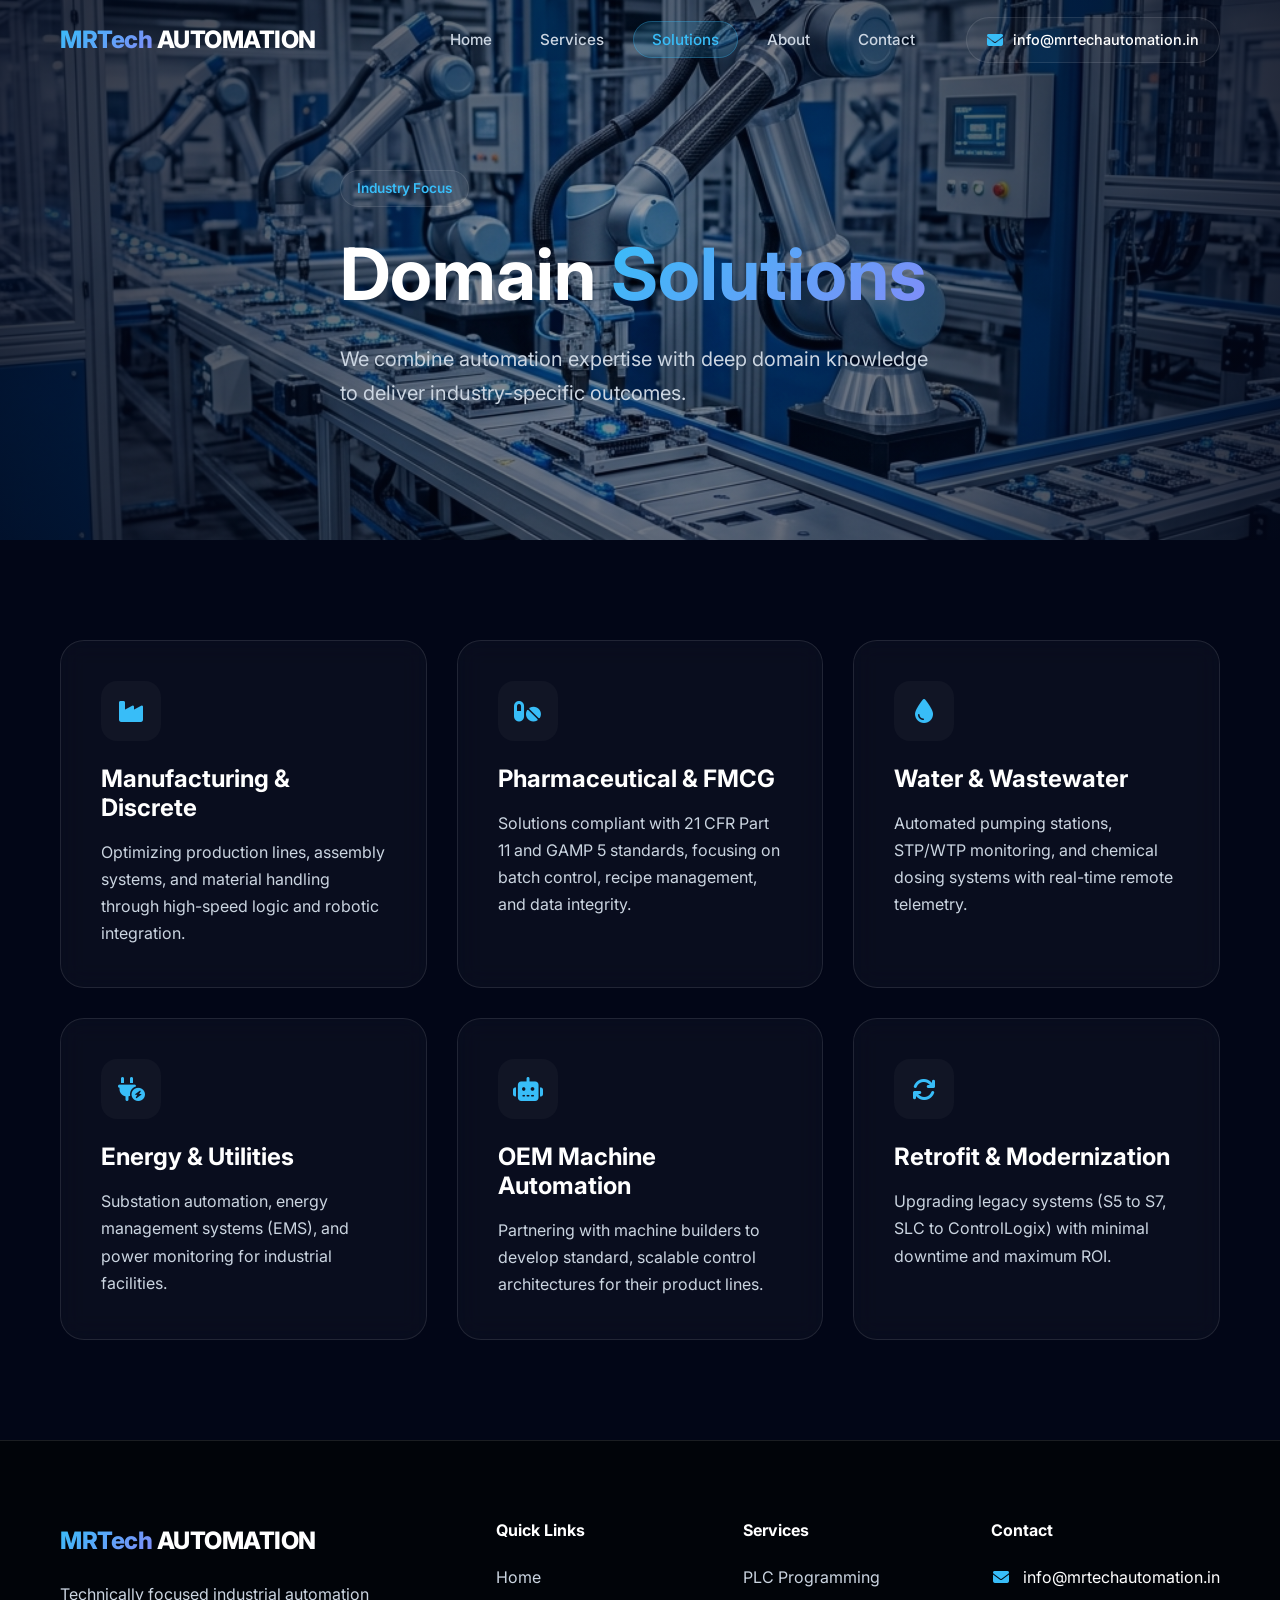
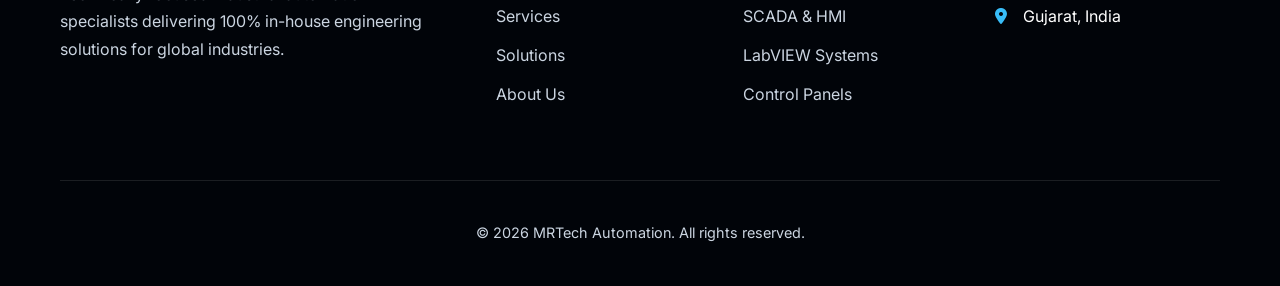
<file: solutions.html>
<!DOCTYPE html>
<html lang="en">
<head>
    <meta charset="UTF-8">
    <meta name="viewport" content="width=device-width, initial-scale=1.0">
    <title>Industry Solutions | MRTech Automation</title>
    <meta name="description" content="Industrial automation solutions tailored for Manufacturing, Pharma, Water Treatment, and Energy sectors.">
    <!-- Favicon -->
    <link rel="icon" type="image/png" href="logo.png">
    <link rel="stylesheet" href="css/style.css">
    <link rel="stylesheet" href="https://cdnjs.cloudflare.com/ajax/libs/font-awesome/6.4.0/css/all.min.css">
</head>
<body>
    <!-- Navbar -->
    <nav>
        <div class="container nav-container">
            <a href="index.html" class="logo">
                <span class="text-gradient">MRTech</span> AUTOMATION
            </a>
            <ul class="nav-links">
                <li><a href="index.html">Home</a></li>
                <li><a href="services.html">Services</a></li>
                <li><a href="solutions.html" class="active">Solutions</a></li>
                <li><a href="about.html">About</a></li>
                <li><a href="contact.html">Contact</a></li>
            </ul>
            <div class="nav-info">
                <a href="mailto:info@mrtechautomation.in">
                    <i class="fas fa-envelope"></i>
                    <span>info@mrtechautomation.in</span>
                </a>
            </div>
            <div class="menu-toggle">
                <i class="fas fa-bars"></i>
            </div>
        </div>
    </nav>

    <!-- Page Hero -->
    <header class="hero" style="min-height: 60vh; padding-top: calc(var(--nav-height) + 60px);">
        <div class="hero-bg">
            <img src="images/solutions_generic.png" alt="Industrial Production Line">
        </div>
        <div class="container">
            <div class="hero-content">
                <span class="hero-tag">Industry Focus</span>
                <h1>Domain <span class="text-gradient">Solutions</span></h1>
                <p>We combine automation expertise with deep domain knowledge to deliver industry-specific outcomes.</p>
            </div>
        </div>
    </header>

    <!-- Detailed Solutions -->
    <section class="section-padding">
        <div class="container">
            <div class="card-grid">
                <div class="card glass">
                    <div class="card-icon"><i class="fas fa-industry"></i></div>
                    <h3>Manufacturing & Discrete</h3>
                    <p>Optimizing production lines, assembly systems, and material handling through high-speed logic and robotic integration.</p>
                </div>
                <div class="card glass">
                    <div class="card-icon"><i class="fas fa-pills"></i></div>
                    <h3>Pharmaceutical & FMCG</h3>
                    <p>Solutions compliant with 21 CFR Part 11 and GAMP 5 standards, focusing on batch control, recipe management, and data integrity.</p>
                </div>
                <div class="card glass">
                    <div class="card-icon"><i class="fas fa-droplet"></i></div>
                    <h3>Water & Wastewater</h3>
                    <p>Automated pumping stations, STP/WTP monitoring, and chemical dosing systems with real-time remote telemetry.</p>
                </div>
                <div class="card glass">
                    <div class="card-icon"><i class="fas fa-plug-circle-bolt"></i></div>
                    <h3>Energy & Utilities</h3>
                    <p>Substation automation, energy management systems (EMS), and power monitoring for industrial facilities.</p>
                </div>
                <div class="card glass">
                    <div class="card-icon"><i class="fas fa-robot"></i></div>
                    <h3>OEM Machine Automation</h3>
                    <p>Partnering with machine builders to develop standard, scalable control architectures for their product lines.</p>
                </div>
                <div class="card glass">
                    <div class="card-icon"><i class="fas fa-arrows-rotate"></i></div>
                    <h3>Retrofit & Modernization</h3>
                    <p>Upgrading legacy systems (S5 to S7, SLC to ControlLogix) with minimal downtime and maximum ROI.</p>
                </div>
            </div>
        </div>
    </section>

    <!-- Footer -->
    <footer>
        <div class="container">
            <div class="footer-grid">
                <div class="footer-about">
                    <a href="index.html" class="logo" style="margin-bottom: 20px; display: block;">
                        <span class="text-gradient">MRTech</span> AUTOMATION
                    </a>
                    <p>Technically focused industrial automation specialists delivering 100% in-house engineering solutions for global industries.</p>
                </div>
                <div class="footer-links">
                    <h4>Quick Links</h4>
                    <ul>
                        <li><a href="index.html">Home</a></li>
                        <li><a href="services.html">Services</a></li>
                        <li><a href="solutions.html">Solutions</a></li>
                        <li><a href="about.html">About Us</a></li>
                    </ul>
                </div>
                <div class="footer-links">
                    <h4>Services</h4>
                    <ul>
                        <li><a href="services.html">PLC Programming</a></li>
                        <li><a href="services.html">SCADA & HMI</a></li>
                        <li><a href="services.html">LabVIEW Systems</a></li>
                        <li><a href="services.html">Control Panels</a></li>
                    </ul>
                </div>
                <div class="footer-links">
                    <h4>Contact</h4>
                    <ul>
                        <li><i class="fas fa-envelope"></i> info@mrtechautomation.in</li>
                        <li><i class="fas fa-location-dot"></i> Gujarat, India</li>
                    </ul>
                </div>
            </div>
            <div class="footer-bottom">
                <p>&copy; 2026 MRTech Automation. All rights reserved.</p>
            </div>
        </div>
    </footer>

    <script src="js/main.js"></script>
</body>
</html>
</file>
<file: css/style.css>
@import url('https://fonts.googleapis.com/css2?family=Inter:wght@300;400;500;600;700;800&display=swap');

:root {
  --bg: #020617;
  --surface: #0f172a;
  --surface-hover: #1e293b;
  --primary: #38bdf8;
  --primary-glow: rgba(56, 189, 248, 0.3);
  --secondary: #818cf8;
  --accent: #2dd4bf;
  --text: #ffffff;
  --text-muted: #cbd5e1;
  --glass: rgba(255, 255, 255, 0.03);
  --glass-border: rgba(255, 255, 255, 0.1);
  --nav-height: 80px;
  --transition: all 0.3s cubic-bezier(0.4, 0, 0.2, 1);
}

* {
  margin: 0;
  padding: 0;
  box-sizing: border-box;
}

html, body {
  overflow-x: hidden;
  width: 100%;
}

body {
  font-family: 'Inter', sans-serif;
  background-color: var(--bg);
  color: var(--text);
  line-height: 1.7;
  -webkit-font-smoothing: antialiased;
  -moz-osx-font-smoothing: grayscale;
}

h1, h2, h3, h4 {
  font-weight: 700;
  line-height: 1.2;
}

a {
  text-decoration: none;
  color: inherit;
  transition: var(--transition);
}

ul {
  list-style: none;
}

img {
  max-width: 100%;
  display: block;
}

/* Utilities */
.container {
  max-width: 1200px;
  margin: 0 auto;
  padding: 0 20px;
}

.section-padding {
  padding: 100px 0;
}

.text-gradient {
  background: linear-gradient(135deg, var(--primary), var(--secondary));
  -webkit-background-clip: text;
  -webkit-text-fill-color: transparent;
}

.glass {
  background: var(--glass);
  backdrop-filter: blur(12px);
  -webkit-backdrop-filter: blur(12px);
  border: 1px solid var(--glass-border);
  border-radius: 24px;
}

.btn {
  display: inline-block;
  padding: 14px 28px;
  border-radius: 50px;
  font-weight: 600;
  cursor: pointer;
  transition: var(--transition);
  border: none;
  font-size: 1rem;
}

.btn-primary {
  background: var(--primary);
  color: var(--bg);
  box-shadow: 0 4px 20px var(--primary-glow);
}

.btn-primary:hover {
  transform: translateY(-2px);
  box-shadow: 0 8px 25px var(--primary-glow);
}

.btn-outline {
  background: transparent;
  border: 1px solid var(--glass-border);
  color: var(--text);
}

.btn-outline:hover {
  background: var(--glass);
  border-color: var(--primary);
}

/* Navbar */
nav {
  height: var(--nav-height);
  position: fixed;
  top: 0;
  width: 100%;
  z-index: 1000;
  transition: var(--transition);
}

nav.scrolled {
  background: rgba(2, 6, 23, 0.8);
  backdrop-filter: blur(10px);
  border-bottom: 1px solid var(--glass-border);
  height: 70px;
}

.nav-container {
  display: flex;
  justify-content: space-between;
  align-items: center;
  height: 100%;
}

.logo {
  font-size: 1.5rem;
  font-weight: 800;
  letter-spacing: -0.5px;
}

.nav-links {
  display: flex;
  gap: 10px;
  margin-left: auto;
}

.nav-links a {
  font-weight: 500;
  font-size: 0.95rem;
  color: var(--text-muted);
  padding: 8px 18px;
  border-radius: 50px;
  transition: var(--transition);
  border: 1px solid transparent;
}

.nav-links a:hover, .nav-links a.active {
  color: var(--primary);
  background: rgba(56, 189, 248, 0.15);
  border: 1px solid rgba(56, 189, 248, 0.3);
}

.nav-info {
  display: flex;
  align-items: center;
  margin-left: 32px;
}

.nav-info a {
  display: flex;
  align-items: center;
  gap: 10px;
  padding: 10px 20px;
  background: var(--glass);
  border: 1px solid var(--glass-border);
  border-radius: 50px;
  font-size: 0.9rem;
  color: var(--text);
  font-weight: 500;
  transition: var(--transition);
}

.nav-info a i {
  color: var(--primary);
  font-size: 1rem;
}

.nav-info a:hover {
  border-color: var(--primary);
  background: rgba(56, 189, 248, 0.1);
  transform: translateY(-1px);
}

.menu-toggle {
  display: none;
  font-size: 1.5rem;
  cursor: pointer;
}

/* Hero Section */
.hero {
  min-height: 100vh;
  display: flex;
  align-items: center;
  position: relative;
  overflow: hidden;
  padding-top: calc(var(--nav-height) + 40px);
  padding-bottom: 60px;
}

.hero-bg {
  position: absolute;
  top: 0;
  left: 0;
  width: 100%;
  height: 100%;
  z-index: -1;
}

.hero-bg img {
  width: 100%;
  height: 100%;
  object-fit: cover;
  opacity: 0.8;
}

.hero-bg::after {
  content: '';
  position: absolute;
  top: 0;
  left: 0;
  width: 100%;
  height: 100%;
  background: radial-gradient(circle at 50% 50%, rgba(2, 6, 23, 0.2) 0%, rgba(2, 6, 23, 0.8) 100%);
}

.hero-content {
  max-width: 700px;
}

.hero-tag {
  display: inline-block;
  padding: 6px 16px;
  background: var(--glass);
  border: 1px solid var(--glass-border);
  border-radius: 50px;
  font-size: 0.85rem;
  font-weight: 600;
  color: var(--primary);
  margin-bottom: 24px;
}

.hero h1 {
  font-size: 4.5rem;
  margin-bottom: 24px;
}

.hero p {
  font-size: 1.25rem;
  color: var(--text-muted);
  margin-bottom: 40px;
  max-width: 600px;
}

/* Cards */
.card-grid {
  display: flex;
  flex-wrap: wrap;
  gap: 30px;
  justify-content: center;
}

.card {
  flex: 1 1 350px;
  max-width: 400px;
  padding: 40px;
  transition: var(--transition);
}

.card:hover {
  background: rgba(255, 255, 255, 0.05);
  transform: translateY(-10px);
  border-color: var(--primary);
}

.card-icon {
  width: 60px;
  height: 60px;
  background: var(--glass);
  border-radius: 16px;
  display: flex;
  align-items: center;
  justify-content: center;
  margin-bottom: 24px;
  color: var(--primary);
  font-size: 1.5rem;
}

.card h3 {
  margin-bottom: 16px;
  font-size: 1.5rem;
}

.card p {
  color: var(--text-muted);
}

.flex-group {
  display: flex;
  align-items: center;
  justify-content: space-between;
  flex-wrap: wrap;
  gap: 60px;
}

.flex-group > div {
  flex: 1;
  min-width: 300px;
}

.image-rounded {
  border-radius: 32px;
  box-shadow: 0 20px 40px rgba(0,0,0,0.4);
}

.text-center {
  text-align: center;
}

.mb-60 { margin-bottom: 60px; }
.mb-40 { margin-bottom: 40px; }
.mb-32 { margin-bottom: 32px; }
.mb-24 { margin-bottom: 24px; }
.mb-16 { margin-bottom: 16px; }

/* Form Styles */
input, textarea, select {
  width: 100%;
  padding: 14px 20px;
  border-radius: 12px;
  background: rgba(255, 255, 255, 0.05);
  border: 1px solid var(--glass-border);
  color: var(--text);
  outline: none;
  font-family: inherit;
  font-size: 1rem;
  transition: var(--transition);
}

input:focus, textarea:focus, select:focus {
  border-color: var(--primary);
  background: rgba(255, 255, 255, 0.08);
}

option {
  background-color: var(--surface);
  color: var(--text);
  padding: 10px;
}

/* Footer */
footer {
  padding: 80px 0 40px;
  background: #010409;
  border-top: 1px solid var(--glass-border);
}

.footer-grid {
  display: grid;
  grid-template-columns: 2fr 1fr 1fr 1fr;
  gap: 60px;
  margin-bottom: 60px;
}

.footer-about p {
  margin: 20px 0;
  color: var(--text-muted);
}

.footer-links h4 {
  margin-bottom: 24px;
}

.footer-links ul li {
  margin-bottom: 12px;
  display: flex;
  align-items: center;
  gap: 12px;
}

.footer-links ul li i {
  color: var(--primary);
  width: 20px;
  text-align: center;
}

.footer-links ul li a {
  color: var(--text-muted);
}

.footer-links ul li a:hover {
  color: var(--primary);
}

.footer-bottom {
  padding-top: 40px;
  border-top: 1px solid var(--glass-border);
  text-align: center;
  color: var(--text-muted);
  font-size: 0.9rem;
}

/* Responsive */
@media (max-width: 1024px) {
  .hero h1 { font-size: 3.5rem; }
  .footer-grid { grid-template-columns: 1fr 1fr; }
  .container { padding: 0 40px; }
}

@media (max-width: 768px) {
  .nav-links {
    position: fixed;
    top: var(--nav-height);
    left: -100%;
    width: 100%;
    height: calc(100vh - var(--nav-height));
    background: var(--bg);
    flex-direction: column;
    align-items: center;
    padding-top: 60px;
    transition: 0.4s ease;
    z-index: 999;
  }

  .nav-links.active {
    left: 0;
  }

  .menu-toggle { display: block; }
  .nav-info {
    display: flex;
    margin-left: auto;
    margin-right: 15px;
  }
  .nav-info a span { display: none; }
  .nav-info a { padding: 10px; }
  .hero h1 { font-size: 2.8rem; }
  .section-padding { padding: 80px 0; }
  .container { padding: 0 20px; }
  
  .hero {
    text-align: center;
  }
  
  .hero-content {
    margin: 0 auto;
  }

  .flex-group {
    gap: 30px;
  }
  
  .footer-grid {
    grid-template-columns: 1fr;
    gap: 40px;
    text-align: center;
  }
  .footer-links ul li {
    justify-content: center;
  }
}

@media (max-width: 480px) {
  .hero h1 { font-size: 2.2rem; }
  .section-padding { padding: 60px 0; }
  .btn { width: 100%; text-align: center; }
  .hero-btns { display: flex; flex-direction: column; gap: 16px; }
  .container { padding: 0 15px; }
  .flex-group { gap: 20px; }
}

/* Brand Grid Section */
.brand-grid {
    display: grid;
    grid-template-columns: repeat(auto-fit, minmax(180px, 1fr));
    gap: 30px;
    margin-top: 40px;
}

.brand-card {
    background: var(--glass);
    border: 1px solid var(--glass-border);
    border-radius: 20px;
    padding: 30px;
    display: flex;
    flex-direction: column;
    align-items: center;
    justify-content: center;
    text-align: center;
    transition: var(--transition);
    height: 180px;
}

.brand-card:hover {
    background: rgba(255, 255, 255, 0.05);
    border-color: var(--primary);
    transform: translateY(-5px);
}

.brand-logo {
    width: 100%;
    height: 80px;
    margin-bottom: 20px;
    display: flex;
    align-items: center;
    justify-content: center;
    background: #ffffff;
    border-radius: 12px;
    padding: 12px;
    transition: var(--transition);
}

.brand-logo img {
    max-width: 100%;
    max-height: 100%;
    object-fit: contain;
    transition: var(--transition);
}

.brand-card:hover .brand-logo {
    transform: scale(1.05);
    box-shadow: 0 0 20px rgba(56, 189, 248, 0.2);
}

.brand-logo-placeholder {
    width: 60px;
    height: 60px;
    margin-bottom: 16px;
    display: flex;
    align-items: center;
    justify-content: center;
    background: var(--surface);
    border-radius: 12px;
    color: var(--primary);
    font-size: 1.5rem;
    font-weight: 800;
}

.brand-card span {
    font-weight: 600;
    font-size: 0.95rem;
    color: var(--text-muted);
}

.brand-card:hover span {
    color: var(--text);
}

@media (max-width: 480px) {
    .brand-grid {
        grid-template-columns: repeat(2, 1fr);
        gap: 15px;
    }
    .brand-card {
        padding: 20px;
        height: 150px;
    }
    .brand-logo {
        height: 60px;
        margin-bottom: 12px;
    }
}
</file>
